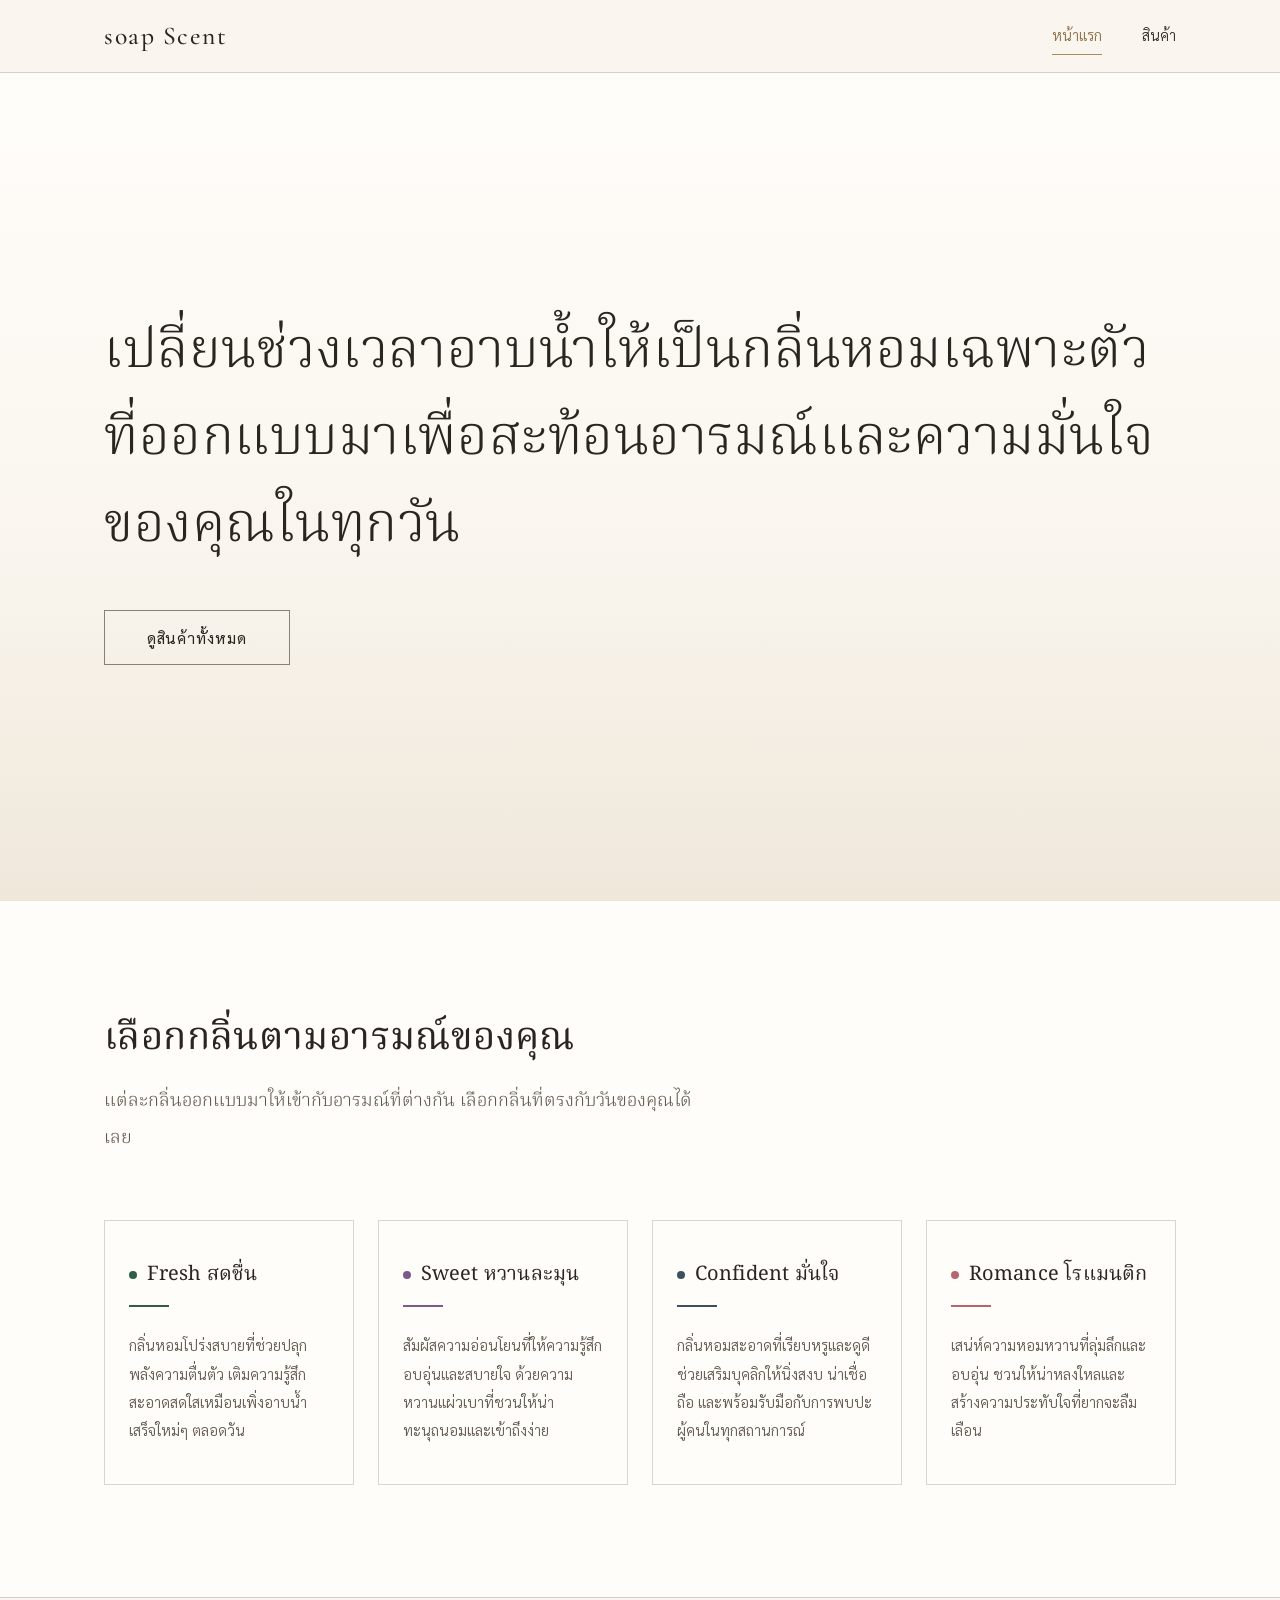
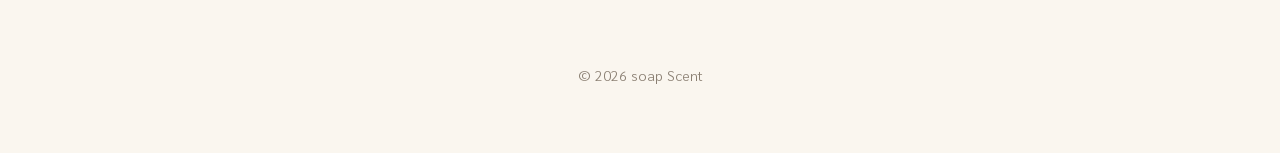
<file: index.html>
<!DOCTYPE html>
<html lang="th">
<head>
  <meta charset="UTF-8">
  <meta name="viewport" content="width=device-width, initial-scale=1">
  <title>soap Scent — กลิ่นหอมเฉพาะตัวในช่วงเวลาอาบน้ำ</title>
  <meta name="description" content="สบู่และน้ำหอมทาตัวจาก soap Scent ให้เลือกตามอารมณ์ ทั้งสดชื่น หวานละมุน มั่นใจ และโรแมนติก">
  <link rel="stylesheet" href="style.css">
</head>
<body>

  <header class="site-header">
    <div class="container">
      <a class="brand" href="index.html">soap Scent</a>
      <nav class="nav" aria-label="เมนูหลัก">
        <a href="index.html" aria-current="page">หน้าแรก</a>
        <a href="product.html">สินค้า</a>
      </nav>
    </div>
  </header>

  <main>
    <section class="hero">
      <div class="container">
        <h1>เปลี่ยนช่วงเวลาอาบน้ำให้เป็นกลิ่นหอมเฉพาะตัว ที่ออกแบบมาเพื่อสะท้อนอารมณ์และความมั่นใจของคุณในทุกวัน</h1>
        <a class="btn" href="product.html">ดูสินค้าทั้งหมด</a>
      </div>
    </section>

    <section class="section section--white" id="moods">
      <div class="container">
        <div class="section-head">
          <h2>เลือกกลิ่นตามอารมณ์ของคุณ</h2>
          <p class="lead">แต่ละกลิ่นออกแบบมาให้เข้ากับอารมณ์ที่ต่างกัน เลือกกลิ่นที่ตรงกับวันของคุณได้เลย</p>
        </div>

        <div class="mood-grid">
          <a class="mood-card" data-mood="fresh" href="product.html?mood=fresh">
            <h3><span class="dot" aria-hidden="true"></span>Fresh สดชื่น</h3>
            <span class="mood-rule" aria-hidden="true"></span>
            <p>กลิ่นหอมโปร่งสบายที่ช่วยปลุกพลังความตื่นตัว เติมความรู้สึกสะอาดสดใสเหมือนเพิ่งอาบน้ำเสร็จใหม่ๆ ตลอดวัน</p>
          </a>

          <a class="mood-card" data-mood="sweet" href="product.html?mood=sweet">
            <h3><span class="dot" aria-hidden="true"></span>Sweet หวานละมุน</h3>
            <span class="mood-rule" aria-hidden="true"></span>
            <p>สัมผัสความอ่อนโยนที่ให้ความรู้สึกอบอุ่นและสบายใจ ด้วยความหวานแผ่วเบาที่ชวนให้น่าทะนุถนอมและเข้าถึงง่าย</p>
          </a>

          <a class="mood-card" data-mood="confident" href="product.html?mood=confident">
            <h3><span class="dot" aria-hidden="true"></span>Confident มั่นใจ</h3>
            <span class="mood-rule" aria-hidden="true"></span>
            <p>กลิ่นหอมสะอาดที่เรียบหรูและดูดี ช่วยเสริมบุคลิกให้นิ่งสงบ น่าเชื่อถือ และพร้อมรับมือกับการพบปะผู้คนในทุกสถานการณ์</p>
          </a>

          <a class="mood-card" data-mood="romance" href="product.html?mood=romance">
            <h3><span class="dot" aria-hidden="true"></span>Romance โรแมนติก</h3>
            <span class="mood-rule" aria-hidden="true"></span>
            <p>เสน่ห์ความหอมหวานที่ลุ่มลึกและอบอุ่น ชวนให้น่าหลงใหลและสร้างความประทับใจที่ยากจะลืมเลือน</p>
          </a>
        </div>
      </div>
    </section>
  </main>

  <footer class="site-footer">
    <div class="container">&copy; 2026 soap Scent</div>
  </footer>

  <script src="script.js"></script>
</body>
</html>
</file>
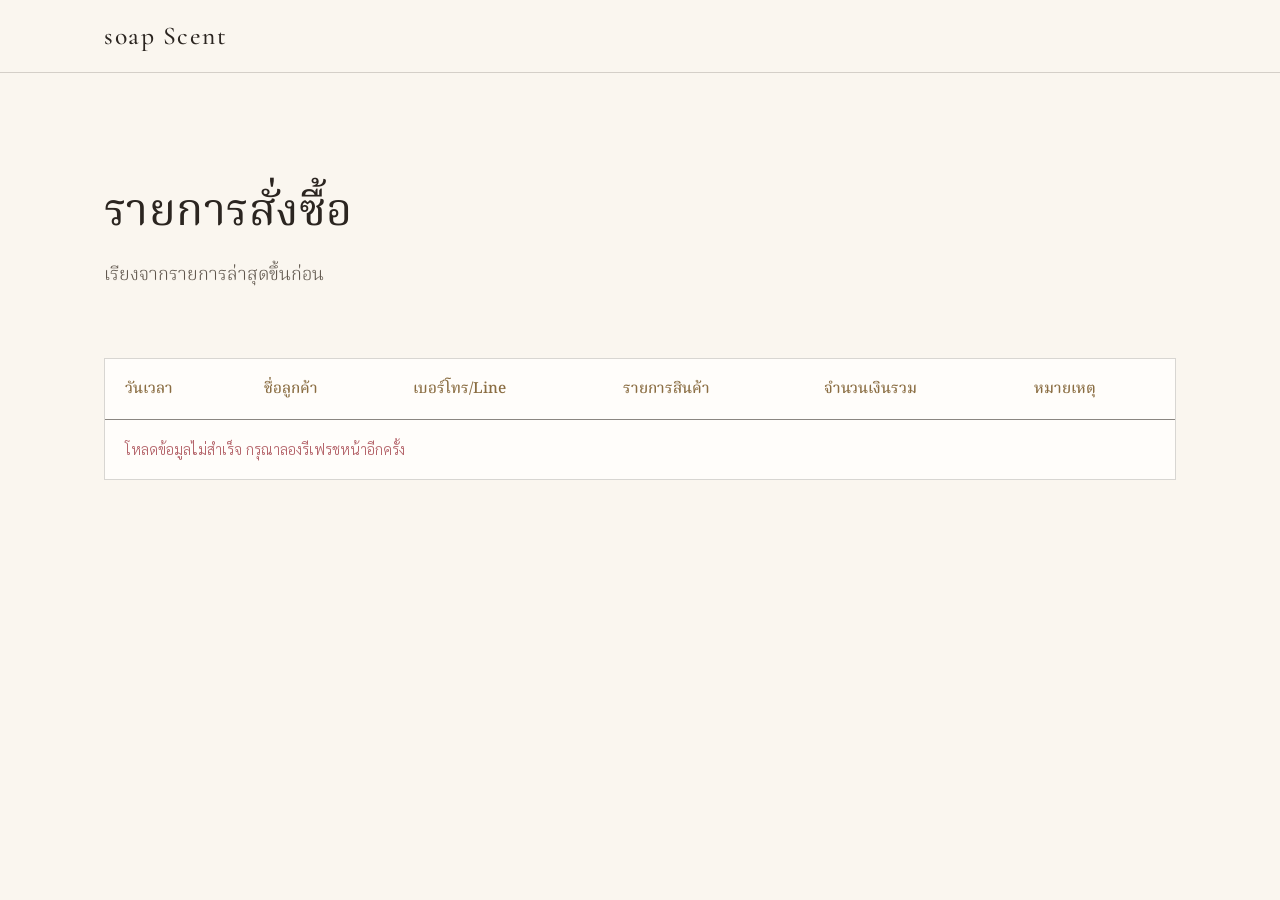
<file: admin.html>
<!DOCTYPE html>
<html lang="th">
<head>
  <meta charset="UTF-8">
  <meta name="viewport" content="width=device-width, initial-scale=1">
  <meta name="robots" content="noindex, nofollow">
  <title>รายการสั่งซื้อ — soap Scent</title>
  <link rel="stylesheet" href="style.css">
</head>
<body>

  <header class="site-header">
    <div class="container">
      <a class="brand" href="index.html">soap Scent</a>
    </div>
  </header>

  <main class="section">
    <div class="container">
      <div class="section-head">
        <h1 class="page-title">รายการสั่งซื้อ</h1>
        <p class="lead">เรียงจากรายการล่าสุดขึ้นก่อน</p>
      </div>

      <div class="table-wrap">
        <table id="ordersTable">
          <thead>
            <tr>
              <th>วันเวลา</th>
              <th>ชื่อลูกค้า</th>
              <th>เบอร์โทร/Line</th>
              <th>รายการสินค้า</th>
              <th>จำนวนเงินรวม</th>
              <th>หมายเหตุ</th>
            </tr>
          </thead>
          <tbody></tbody>
        </table>
      </div>
    </div>
  </main>

  <script src="script.js"></script>
</body>
</html>
</file>
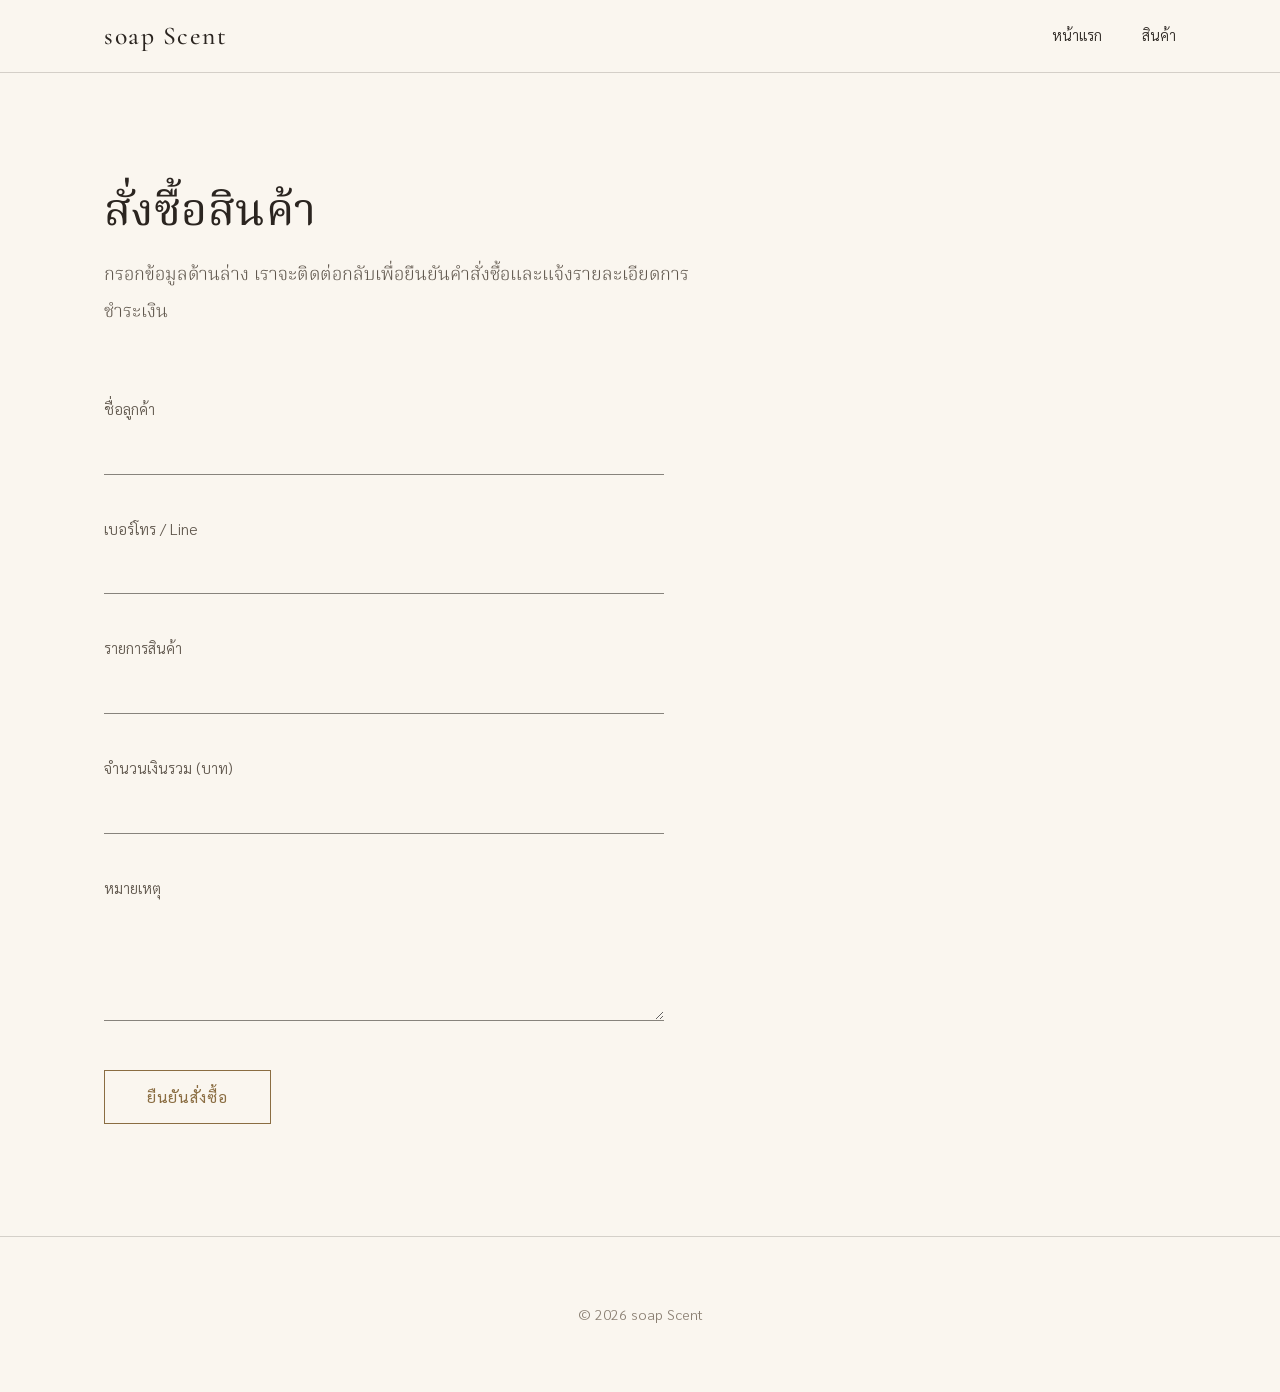
<file: order.html>
<!DOCTYPE html>
<html lang="th">
<head>
  <meta charset="UTF-8">
  <meta name="viewport" content="width=device-width, initial-scale=1">
  <title>สั่งซื้อสินค้า — soap Scent</title>
  <link rel="stylesheet" href="style.css">
</head>
<body>

  <header class="site-header">
    <div class="container">
      <a class="brand" href="index.html">soap Scent</a>
      <nav class="nav" aria-label="เมนูหลัก">
        <a href="index.html">หน้าแรก</a>
        <a href="product.html">สินค้า</a>
      </nav>
    </div>
  </header>

  <main class="section">
    <div class="container">
      <div class="section-head">
        <h1 class="page-title">สั่งซื้อสินค้า</h1>
        <p class="lead">กรอกข้อมูลด้านล่าง เราจะติดต่อกลับเพื่อยืนยันคำสั่งซื้อและแจ้งรายละเอียดการชำระเงิน</p>
      </div>

      <form id="orderForm" class="form" autocomplete="on">
        <div class="field">
          <label for="customerName">ชื่อลูกค้า</label>
          <input type="text" id="customerName" name="customerName" autocomplete="name" required>
        </div>

        <div class="field">
          <label for="contact">เบอร์โทร / Line</label>
          <input type="text" id="contact" name="contact" autocomplete="tel" required>
        </div>

        <div class="field">
          <label for="items">รายการสินค้า</label>
          <input type="text" id="items" name="items" required>
        </div>

        <div class="field">
          <label for="total">จำนวนเงินรวม (บาท)</label>
          <input type="text" id="total" name="total" inputmode="numeric" required>
        </div>

        <div class="field">
          <label for="note">หมายเหตุ</label>
          <textarea id="note" name="note"></textarea>
        </div>

        <button type="submit" class="btn btn--gold">ยืนยันสั่งซื้อ</button>
      </form>
    </div>
  </main>

  <footer class="site-footer">
    <div class="container">&copy; 2026 soap Scent</div>
  </footer>

  <script src="script.js"></script>
</body>
</html>
</file>
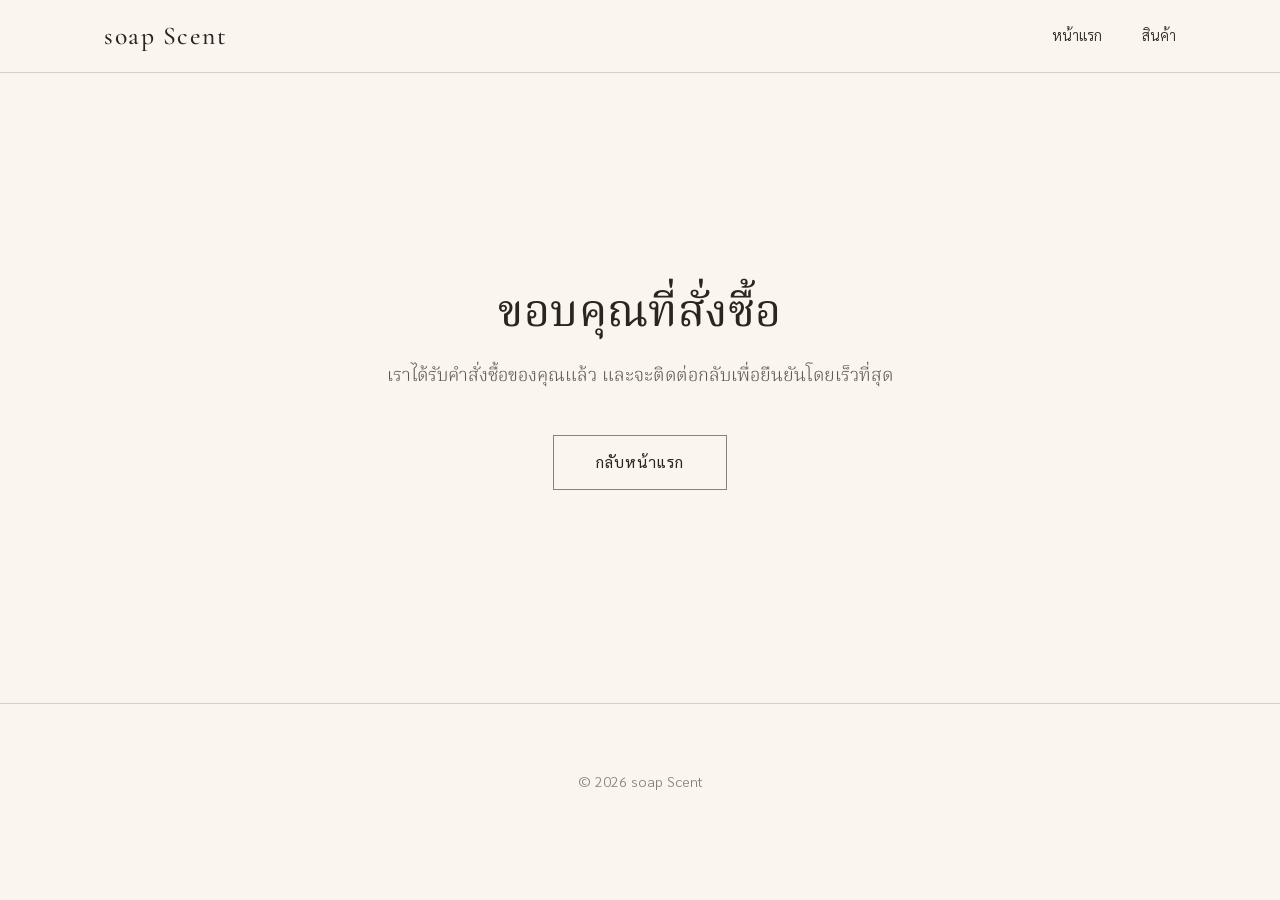
<file: thankyou.html>
<!DOCTYPE html>
<html lang="th">
<head>
  <meta charset="UTF-8">
  <meta name="viewport" content="width=device-width, initial-scale=1">
  <title>ขอบคุณที่สั่งซื้อ — soap Scent</title>
  <link rel="stylesheet" href="style.css">
</head>
<body>

  <header class="site-header">
    <div class="container">
      <a class="brand" href="index.html">soap Scent</a>
      <nav class="nav" aria-label="เมนูหลัก">
        <a href="index.html">หน้าแรก</a>
        <a href="product.html">สินค้า</a>
      </nav>
    </div>
  </header>

  <main class="message">
    <h1 class="page-title">ขอบคุณที่สั่งซื้อ</h1>
    <p class="lead">เราได้รับคำสั่งซื้อของคุณแล้ว และจะติดต่อกลับเพื่อยืนยันโดยเร็วที่สุด</p>
    <a class="btn" href="index.html">กลับหน้าแรก</a>
  </main>

  <footer class="site-footer">
    <div class="container">&copy; 2026 soap Scent</div>
  </footer>

  <script src="script.js"></script>
</body>
</html>
</file>
<file: style.css>
/* ==========================================================
   soap Scent — Premium minimal theme (shared by all pages)
   ขาว-ครีม-เบจเข้ม · accent ทอง/บรอนซ์อ่อน · serif + sans
   ========================================================== */

@import url("https://fonts.googleapis.com/css2?family=Cormorant+Garamond:wght@400;500;600&family=Noto+Serif+Thai:wght@300;400;500;600&family=Sarabun:wght@300;400;500&display=swap");

/* ---------- Design tokens ---------- */
:root {
  /* พื้นหลัง */
  --white: #fffdfa;
  --cream: #faf6ef;
  --beige: #efe7da;
  --beige-deep: #d8cab4;

  /* ตัวอักษร */
  --ink: #2b2520;
  --ink-soft: #5e554b;
  --ink-mute: #8a7f72;

  /* accent ทอง/บรอนซ์อ่อน */
  --gold: #a98b5b;
  --bronze: #8a6d42;

  /* เส้นบางสีเข้มนุ่มตา */
  --line: rgba(43, 37, 32, 0.18);
  --line-strong: rgba(43, 37, 32, 0.55);

  /* สี mood (ใช้เป็นจุดเล็กๆ เท่านั้น) */
  --mood-fresh: #2f5d46;
  --mood-sweet: #7a5a8c;
  --mood-confident: #3e4f5e;
  --mood-romance: #b5656b;

  /* ฟอนต์ */
  --font-display: "Cormorant Garamond", "Noto Serif Thai", "Times New Roman", serif;
  --font-serif: "Noto Serif Thai", "Cormorant Garamond", Georgia, serif;
  --font-sans: "Sarabun", "Noto Sans Thai", system-ui, -apple-system, "Segoe UI", sans-serif;

  /* spacing */
  --space-1: 0.5rem;
  --space-2: 1rem;
  --space-3: 1.5rem;
  --space-4: 2.5rem;
  --space-5: 4rem;
  --space-6: 7rem;

  --container: 1120px;
  --measure: 60ch;
  --header-h: 4.5rem;
}

/* ---------- Reset ---------- */
*,
*::before,
*::after {
  box-sizing: border-box;
}

html {
  scroll-behavior: smooth;
  -webkit-text-size-adjust: 100%;
}

body {
  margin: 0;
  background: var(--cream);
  color: var(--ink);
  font-family: var(--font-sans);
  font-size: 1.0625rem;
  font-weight: 300;
  line-height: 1.85;
  -webkit-font-smoothing: antialiased;
}

img {
  display: block;
  max-width: 100%;
  height: auto;
}

a {
  color: inherit;
  text-decoration: none;
}

p {
  margin: 0 0 var(--space-2);
  max-width: var(--measure);
}

::selection {
  background: var(--beige-deep);
  color: var(--ink);
}

:focus-visible {
  outline: 1px solid var(--bronze);
  outline-offset: 4px;
}

/* ---------- Typography ---------- */
h1,
h2,
h3,
h4 {
  margin: 0 0 var(--space-2);
  font-family: var(--font-serif);
  font-weight: 400;
  line-height: 1.4;
  letter-spacing: 0.01em;
  color: var(--ink);
}

h1 {
  font-family: var(--font-display);
  font-size: clamp(2.4rem, 6vw, 4.5rem);
  line-height: 1.25;
  font-weight: 400;
}

h2 {
  font-size: clamp(1.7rem, 3.4vw, 2.4rem);
}

h3 {
  font-size: 1.25rem;
}

.lead {
  font-family: var(--font-serif);
  font-size: 1.15rem;
  line-height: 2;
  color: var(--ink-soft);
}

.muted {
  color: var(--ink-mute);
}

/* ---------- Page title (หน้าในอื่นๆ) ---------- */
.page-title {
  font-family: var(--font-serif);
  font-size: clamp(1.9rem, 4vw, 2.8rem);
  font-weight: 400;
}

/* ---------- Layout ---------- */
.container {
  width: 100%;
  max-width: var(--container);
  margin-inline: auto;
  padding-inline: var(--space-3);
}

.section {
  padding-block: var(--space-6);
}

.section--beige {
  background: var(--beige);
}

.section--white {
  background: var(--white);
}

.section-head {
  margin-bottom: var(--space-5);
}

.text-center {
  text-align: center;
}

.text-center p {
  margin-inline: auto;
}

/* เส้นแบ่งบางๆ */
.divider {
  height: 1px;
  border: 0;
  background: var(--line);
  margin: var(--space-5) 0;
}

/* ---------- Header / Nav ---------- */
.site-header {
  position: sticky;
  top: 0;
  z-index: 20;
  background: rgba(250, 246, 239, 0.92);
  backdrop-filter: blur(8px);
  border-bottom: 1px solid var(--line);
}

.site-header .container {
  display: flex;
  align-items: center;
  justify-content: space-between;
  min-height: var(--header-h);
}

.brand {
  font-family: var(--font-display);
  font-size: 1.6rem;
  font-weight: 500;
  letter-spacing: 0.06em;
}

.nav {
  display: flex;
  gap: var(--space-4);
  font-size: 0.95rem;
}

.nav a {
  padding-block: 0.25rem;
  border-bottom: 1px solid transparent;
  transition: border-color 0.25s ease, color 0.25s ease;
}

.nav a:hover,
.nav a[aria-current="page"] {
  color: var(--bronze);
  border-bottom-color: var(--gold);
}

/* ---------- Hero (เต็มจอ) ---------- */
.hero {
  min-height: calc(100vh - var(--header-h));
  min-height: calc(100svh - var(--header-h));
  display: flex;
  align-items: center;
  background:
    linear-gradient(180deg, var(--white) 0%, var(--cream) 55%, var(--beige) 100%);
}

.hero .container {
  padding-block: var(--space-6);
}

.hero h1 {
  max-width: 22em;
  font-family: var(--font-serif);
  font-size: clamp(1.9rem, 4.4vw, 3.4rem);
  font-weight: 300;
  line-height: 1.6;
  margin-bottom: var(--space-4);
}

.hero .lead {
  max-width: 44ch;
  margin-bottom: var(--space-4);
}

/* ---------- Buttons (เส้นบาง สีเข้มนุ่มตา) ---------- */
.btn {
  display: inline-block;
  padding: 0.95rem 2.6rem;
  border: 1px solid var(--line-strong);
  background: transparent;
  color: var(--ink);
  font-family: var(--font-sans);
  font-size: 0.98rem;
  font-weight: 400;
  letter-spacing: 0.06em;
  line-height: 1.4;
  cursor: pointer;
  transition: background 0.3s ease, color 0.3s ease, border-color 0.3s ease;
}

.btn:hover {
  background: var(--ink);
  border-color: var(--ink);
  color: var(--cream);
}

.btn--gold {
  border-color: var(--bronze);
  color: var(--bronze);
}

.btn--gold:hover {
  background: var(--bronze);
  border-color: var(--bronze);
  color: var(--white);
}

.btn--small {
  padding: 0.6rem 1.5rem;
  font-size: 0.9rem;
}

.btn:disabled {
  opacity: 0.45;
  cursor: not-allowed;
}

/* ---------- Mood dot (จุดสีเล็กๆ) ---------- */
.dot {
  display: inline-block;
  width: 0.5rem;
  height: 0.5rem;
  border-radius: 50%;
  background: var(--ink-mute);
  vertical-align: middle;
  margin-right: 0.6rem;
}

[data-mood="fresh"] { --mood: var(--mood-fresh); }
[data-mood="sweet"] { --mood: var(--mood-sweet); }
[data-mood="confident"] { --mood: var(--mood-confident); }
[data-mood="romance"] { --mood: var(--mood-romance); }

[data-mood] .dot {
  background: var(--mood, var(--gold));
}

/* ขีดสั้นๆ ใต้หัวข้อ — เป็นสี mood ตามการ์ด */
.mood-rule {
  display: block;
  width: 2.5rem;
  height: 2px;
  margin: var(--space-2) 0 var(--space-3);
  background: var(--mood, var(--gold));
}

/* ---------- Mood cards (หน้าแรก) ---------- */
.mood-grid {
  display: grid;
  grid-template-columns: repeat(4, 1fr);
  gap: var(--space-3);
}

.mood-card {
  display: flex;
  flex-direction: column;
  padding: var(--space-4) var(--space-3);
  background: var(--white);
  border: 1px solid var(--line);
  transition: border-color 0.3s ease;
}

.mood-card:hover {
  border-color: var(--line-strong);
}

.mood-card h3 {
  margin-bottom: 0;
}

.mood-card p {
  font-size: 0.95rem;
  color: var(--ink-soft);
  margin-bottom: 0;
}

/* ---------- Filter bar ---------- */
#filter-bar {
  display: flex;
  flex-wrap: wrap;
  gap: var(--space-1) var(--space-3);
  margin-bottom: var(--space-5);
  padding-bottom: var(--space-2);
  border-bottom: 1px solid var(--line);
}

#filter-bar button,
#filter-bar a,
.filter-btn {
  padding: 0.4rem 0;
  border: 0;
  border-bottom: 1px solid transparent;
  background: none;
  color: var(--ink-soft);
  font-family: var(--font-sans);
  font-size: 1rem;
  cursor: pointer;
  transition: color 0.25s ease, border-color 0.25s ease;
}

#filter-bar button:hover,
#filter-bar a:hover,
.filter-btn:hover {
  color: var(--ink);
}

#filter-bar .active,
#filter-bar [aria-pressed="true"],
.filter-btn.active {
  color: var(--ink);
  border-bottom-color: var(--gold);
}

/* ---------- Product grid / card ---------- */
#product-list,
.product-grid {
  display: grid;
  grid-template-columns: repeat(3, 1fr);
  gap: var(--space-5) var(--space-4);
}

.product-card {
  display: flex;
  flex-direction: column;
}

.product-card .thumb {
  aspect-ratio: 4 / 5;
  margin-bottom: var(--space-3);
  background: var(--beige);
  border: 1px solid var(--line);
  overflow: hidden;
}

.product-card .thumb img {
  width: 100%;
  height: 100%;
  object-fit: cover;
}

.product-card h3 {
  margin-bottom: 0;
}

.product-card .meta {
  font-size: 0.9rem;
  color: var(--ink-mute);
  margin: 0.25rem 0 0;
}

.product-card .desc {
  font-size: 0.95rem;
  color: var(--ink-soft);
  margin: var(--space-2) 0;
}

.product-card .price {
  margin-top: auto;
  padding-top: var(--space-2);
  font-family: var(--font-display);
  font-size: 1.5rem;
  font-weight: 500;
  color: var(--bronze);
}

.product-card .btn {
  margin-top: var(--space-2);
  align-self: flex-start;
}

/* ---------- Forms (order.html) ---------- */
.form {
  max-width: 560px;
}

.field {
  margin-bottom: var(--space-4);
}

label {
  display: block;
  margin-bottom: 0.4rem;
  font-size: 0.95rem;
  color: var(--ink-soft);
}

input,
textarea,
select {
  width: 100%;
  padding: 0.7rem 0;
  border: 0;
  border-bottom: 1px solid var(--line-strong);
  border-radius: 0;
  background: transparent;
  color: var(--ink);
  font-family: var(--font-sans);
  font-size: 1.05rem;
  font-weight: 300;
  transition: border-color 0.25s ease;
}

textarea {
  min-height: 7rem;
  resize: vertical;
}

input:focus,
textarea:focus,
select:focus {
  outline: none;
  border-bottom-color: var(--bronze);
}

input[readonly],
#items,
#total {
  color: var(--ink);
}

::placeholder {
  color: var(--ink-mute);
}

.order-summary {
  padding: var(--space-3);
  margin-bottom: var(--space-4);
  border: 1px solid var(--line);
  background: var(--white);
}

.error {
  margin-top: 0.4rem;
  font-size: 0.9rem;
  color: var(--mood-romance);
}

/* ---------- Table (admin.html) ---------- */
.table-wrap {
  overflow-x: auto;
  border: 1px solid var(--line);
  background: var(--white);
}

table {
  width: 100%;
  border-collapse: collapse;
  font-size: 0.95rem;
}

th,
td {
  padding: 1rem 1.25rem;
  text-align: left;
  vertical-align: top;
  border-bottom: 1px solid var(--line);
}

th {
  font-family: var(--font-serif);
  font-weight: 500;
  color: var(--bronze);
  white-space: nowrap;
  border-bottom-color: var(--line-strong);
}

tbody tr:last-child td {
  border-bottom: 0;
}

tbody tr:hover {
  background: var(--cream);
}

/* ---------- Thank you / centered message ---------- */
.message {
  min-height: 70vh;
  display: flex;
  flex-direction: column;
  align-items: center;
  justify-content: center;
  text-align: center;
  padding: var(--space-6) var(--space-3);
}

.message p {
  margin-inline: auto;
  margin-bottom: var(--space-4);
}

/* ---------- Footer ---------- */
.site-footer {
  padding-block: var(--space-5);
  border-top: 1px solid var(--line);
  font-size: 0.9rem;
  color: var(--ink-mute);
  text-align: center;
}

/* ---------- Responsive ---------- */
@media (max-width: 960px) {
  .mood-grid {
    grid-template-columns: repeat(2, 1fr);
  }

  #product-list,
  .product-grid {
    grid-template-columns: repeat(2, 1fr);
    gap: var(--space-5) var(--space-3);
  }
}

@media (max-width: 600px) {
  body {
    font-size: 1rem;
  }

  :root {
    --space-5: 3rem;
    --space-6: 4.5rem;
  }

  :root {
    --header-h: 3.75rem;
  }

  .nav {
    gap: var(--space-3);
    font-size: 0.9rem;
  }

  .mood-grid,
  #product-list,
  .product-grid {
    grid-template-columns: 1fr;
  }

  .btn {
    width: 100%;
    text-align: center;
  }

  .product-card .btn {
    align-self: stretch;
  }

  th,
  td {
    padding: 0.8rem 0.9rem;
  }
}

@media (prefers-reduced-motion: reduce) {
  html {
    scroll-behavior: auto;
  }

  * {
    transition: none !important;
  }
}
</file>
